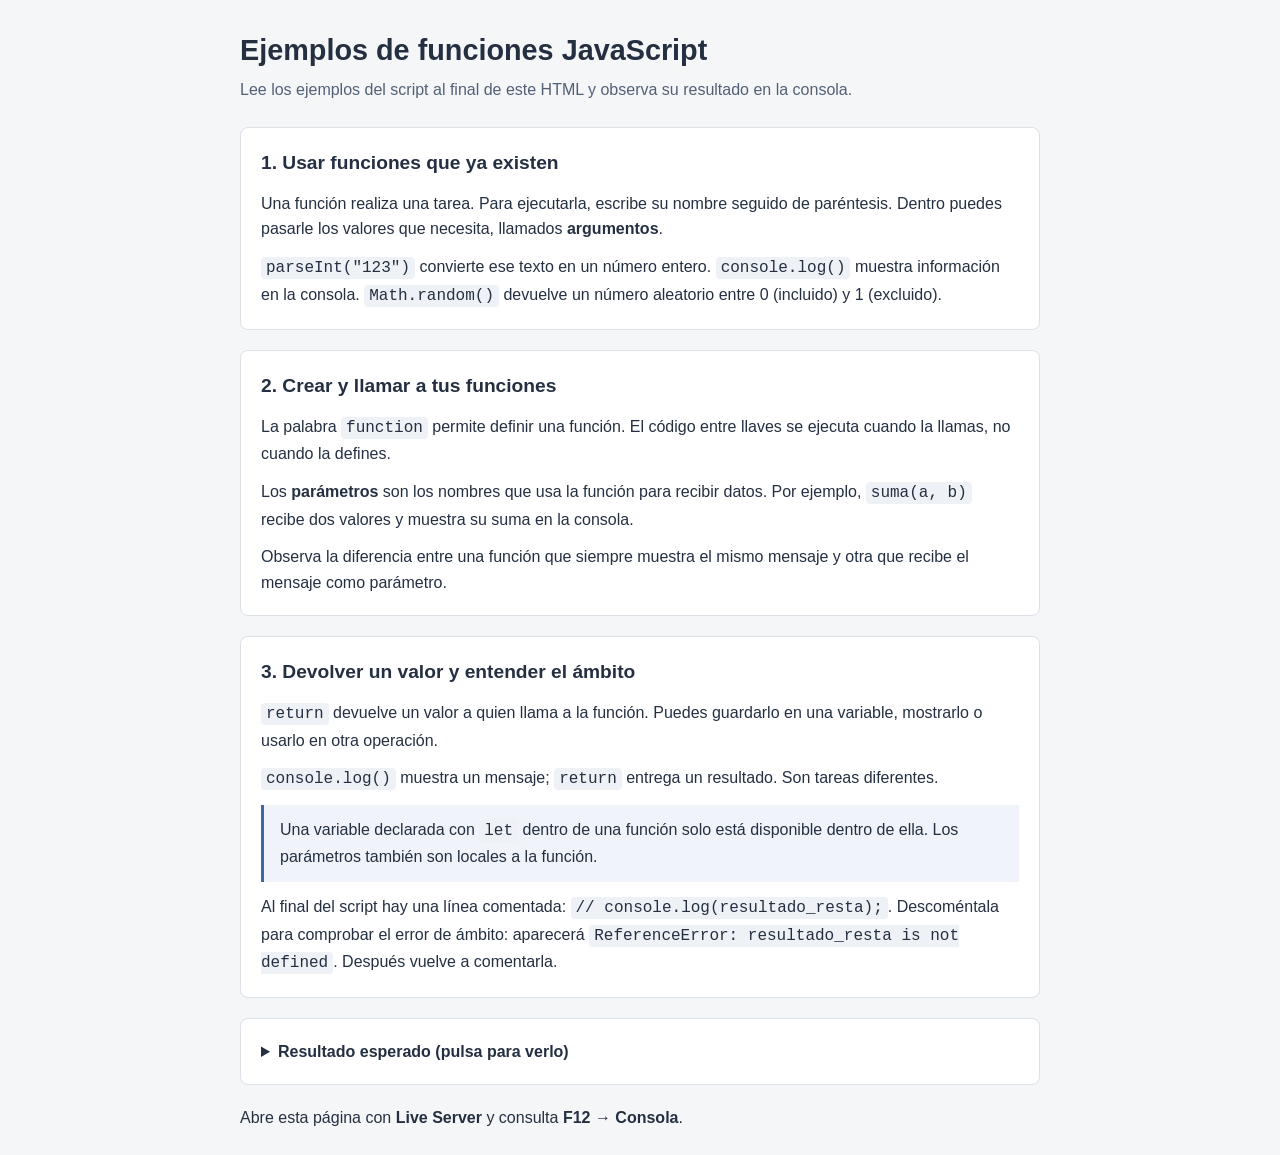
<file: ejemplos/index.html>
<!DOCTYPE html>
<html lang="es">
  <head>
    <meta charset="UTF-8">
    <meta name="viewport" content="width=device-width, initial-scale=1.0">
    <title>Ejemplos de funciones JavaScript</title>
    <link rel="stylesheet" href="../style.css">
  </head>
  <body>
    <main class="lesson">
      <header>
        <h1>Ejemplos de funciones JavaScript</h1>
        <p>Lee los ejemplos del script al final de este HTML y observa su resultado en la consola.</p>
      </header>

      <section aria-labelledby="predefinidas">
        <h2 id="predefinidas">1. Usar funciones que ya existen</h2>
        <p>Una función realiza una tarea. Para ejecutarla, escribe su nombre seguido de paréntesis. Dentro puedes pasarle los valores que necesita, llamados <strong>argumentos</strong>.</p>
        <p><code>parseInt("123")</code> convierte ese texto en un número entero. <code>console.log()</code> muestra información en la consola. <code>Math.random()</code> devuelve un número aleatorio entre 0 (incluido) y 1 (excluido).</p>
      </section>

      <section aria-labelledby="propias">
        <h2 id="propias">2. Crear y llamar a tus funciones</h2>
        <p>La palabra <code>function</code> permite definir una función. El código entre llaves se ejecuta cuando la llamas, no cuando la defines.</p>
        <p>Los <strong>parámetros</strong> son los nombres que usa la función para recibir datos. Por ejemplo, <code>suma(a, b)</code> recibe dos valores y muestra su suma en la consola.</p>
        <p>Observa la diferencia entre una función que siempre muestra el mismo mensaje y otra que recibe el mensaje como parámetro.</p>
      </section>

      <section aria-labelledby="retorno">
        <h2 id="retorno">3. Devolver un valor y entender el ámbito</h2>
        <p><code>return</code> devuelve un valor a quien llama a la función. Puedes guardarlo en una variable, mostrarlo o usarlo en otra operación.</p>
        <p><code>console.log()</code> muestra un mensaje; <code>return</code> entrega un resultado. Son tareas diferentes.</p>
        <p class="idea">Una variable declarada con <code>let</code> dentro de una función solo está disponible dentro de ella. Los parámetros también son locales a la función.</p>
        <p>Al final del script hay una línea comentada: <code>// console.log(resultado_resta);</code>. Descoméntala para comprobar el error de ámbito: aparecerá <code>ReferenceError: resultado_resta is not defined</code>. Después vuelve a comentarla.</p>
      </section>

      <details>
        <summary>Resultado esperado (pulsa para verlo)</summary>
        <pre>Ves? Soy un string: string
Me he convertido en un: number
Hola! Hola!
Número aleatorio entre 0 (incluido) y 1 (excluido): [un número aleatorio]
Un mensaje!
Lo que yo ponga aquí, es lo que se va a mostrar por consola!
3
-9
0
Gato? Gato!
Suma 1 3
Suma 2:  15
Suma 3:  15
Resta: -1</pre>
        <p>El número generado por <code>Math.random()</code> cambia en cada ejecución. La línea de error de ámbito solo se ejecutará si la descomentas.</p>
      </details>
      <p>Abre esta página con <strong>Live Server</strong> y consulta <strong>F12 → Consola</strong>.</p>
    </main>
    <script>
      // JavaScript define varias funciones globales
      // por ejemplo la función 'parseInt'.
      // Esta función toma por argumento un valor.
      // Transforma el valor del string en un number

      let soyUnString = '123';
      console.log("Ves? Soy un string: " + typeof(soyUnString))
      let soyUnNumero = parseInt(soyUnString);
      console.log("Me he convertido en un: " + typeof(soyUnNumero))


      // Existe una 'variable' global en JavaScript llamada
      // 'console'.
      // Dicha variable tiene una función, de nombre 'log'
      // La función tiene uno o varios parámetros de entrada.
      // En el ejemplo, le pasamos UN parámetro a la función. El VALOR de la variable 'myText'
      let myText = 'Hola! Hola!';
      console.log(myText);

      // No solo eso. JavaScript define muchas funciones en "variables" globales para poder usar.
      let numeroAleatorio = Math.random()
      console.log("Número aleatorio entre 0 (incluido) y 1 (excluido):", numeroAleatorio);

      //Podemos definir funciones nosotros mismos.
      // Aquí por ejemplo una función que muestra por consola un mensaje

      function muestraPorConsola() {
          console.log("Un mensaje!")
      }

      muestraPorConsola()

      //Sin embargo, la gracia de las funciones es poder parametrizarlas. Es decir, que hagan algo diferente en función de la información que le suministras

      function muestraPorConsola_v2(mensaje) {
          console.log(mensaje)
      }

      muestraPorConsola_v2("Lo que yo ponga aquí, es lo que se va a mostrar por consola!")

      //Las funciones pueden tener más de un parámetro. Por ejemplo, la siguiente función "suma" tiene 2. Lo que hace es sumar el valor de dichos parámetros y los muestra por consola

      function suma(a, b) {
          let c = a + b;
          console.log(c)
      }

      suma(1,2)
      suma(-1, -8)
      suma(0, 0)

      /**
       * la palabra clave 'return'
       */

      /**
       * Las funciones pueden devolver un valor.
       * Esto se consigue mediante la palabra clave 'return'
       *
       */

      function siempreDevuelvoLoMismo() {
        return "Gato!";
      }

      let x = siempreDevuelvoLoMismo();
      console.log("Gato?", x);

      /**
       * Evidentemente, que una función siempre devuelve lo mismo, no es (normalmente) muy útil.
       * Vamos a definir una función que sume dos números; y devuelva el resultado
       */

      function sumaConRetorno(a, b) {
        let resultado = a + b;
        return resultado;
      }

      let res = sumaConRetorno(1, 2);
      console.log("Suma 1", res);

      /**
       * Evidentemente, podemos pasar el valor "constante"; pero también podriamos pasar el valor de una variable para realizar dicha suma
       */

      let numero1 = 5;
      let numero2 = 10;
      let otroResultado = sumaConRetorno(numero1, numero2);
      console.log("Suma 2: ", otroResultado);

      // Fijaos que aquí vemos una de las grandes ventajas de las funciones. Estamos REUTILIZANDO un código en varias partes de nuestro script; pero que se comporta de manera diferente en función del valor de los parámetros que le pasamos (sí, esta función es muy tontita y podríamos hacer 5 + 10! Es solo un ejemplo)

      /**
       * Vamos a ver algo interesante, en este ejemplo, aparentemente igual
       */

      let a = 5;
      let b = 10;
      let resultado = sumaConRetorno(a, b);
      console.log("Suma 3: ", resultado);

      /**
       * Investiga la función 'sumaConRetorno'. ¿Cómo es posible que usamos el mismo nombre 'a' y 'b' para declarar las variables, y no obtenemos ningún error? También declaramos la variable 'resultado', la cúal también se declara dentro de la función!
       */

      /**
       * A esto se le llama 'ámbito' de una variable, o en inglés, scope. https://desarrolloweb.com/articulos/517.php
       *
       * Menudo galimatias si tuvieramos  que tener en cuenta el nombre de las variables que se usan dentro de TODAS las funciones.
       *
       * Para ello, las variables declaradas dentro de una función, NO PUEDEN ser accedidas, ni modificadas, desde fuera de la función
       *
       */

      /**
       * Esto se puede resumir en : "lo que ocurre dentro de una función, incluido el nombre de sus parámetros, queda dentro de una función". Como en la isla de las tentaciones
       */

      function resta(c, d) {
        let resultado_resta = c - d;
        return resultado_resta;
      }

      console.log("Resta:", resta(1, 2));
      // console.log(resultado_resta); // Va a dar un error. En este punto el script no tiene ni idea donde esta definida la variable 'resultado_resta'; pues no está definida en su ámbito o scope
    </script>
  </body>
</html>
</file>
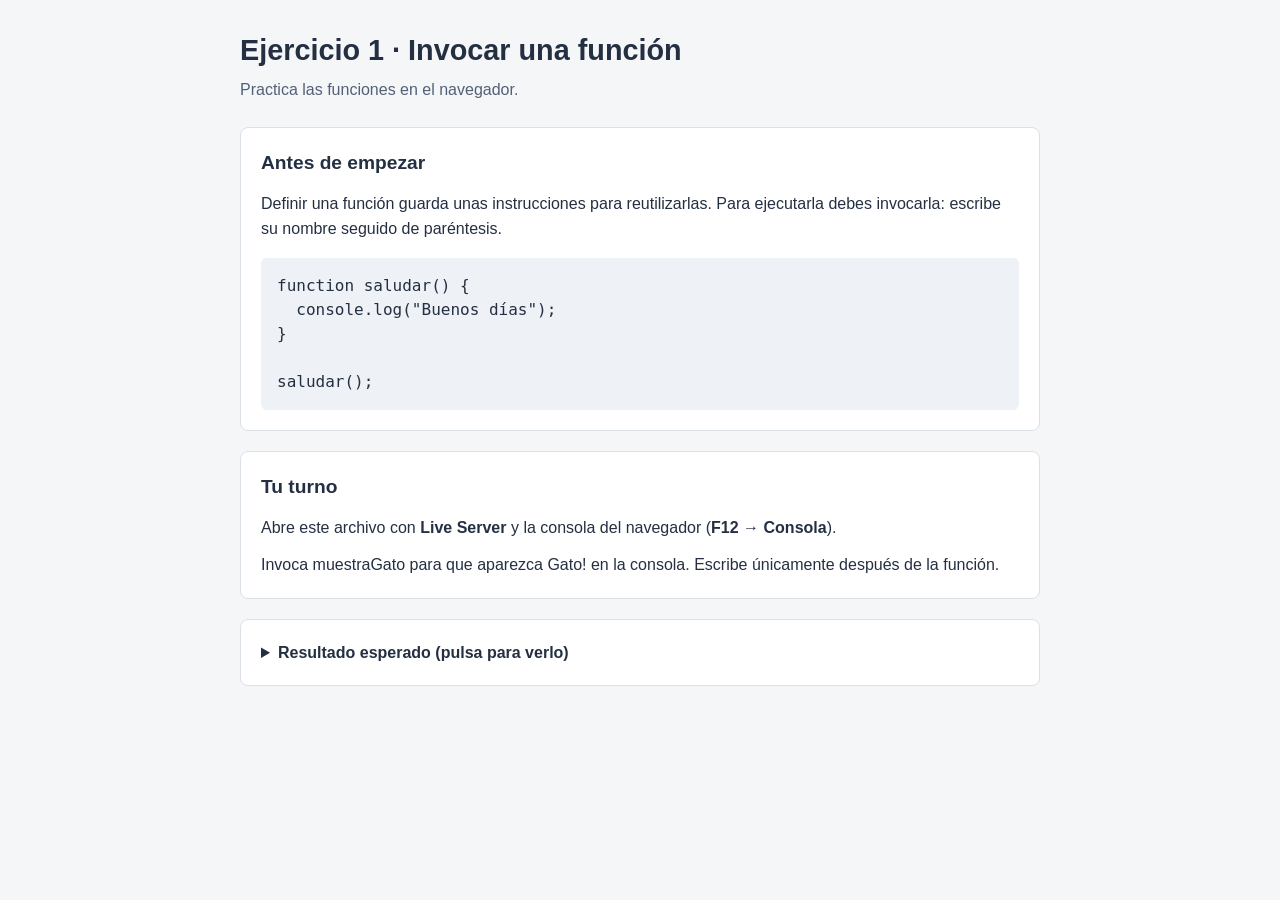
<file: index1.html>
<!DOCTYPE html>
<html lang="es">
  <head>
    <meta charset="UTF-8">
    <meta name="viewport" content="width=device-width, initial-scale=1.0">
    <title>Ejercicio 1 - Invocar una función</title>
    <link rel="stylesheet" href="style.css">
  </head>
  <body>
    <main class="lesson">
      <header>
        <h1>Ejercicio 1 · Invocar una función</h1>
        <p>Practica las funciones en el navegador.</p>
      </header>
      <section aria-labelledby="teoria">
        <h2 id="teoria">Antes de empezar</h2>
        <p>Definir una función guarda unas instrucciones para reutilizarlas. Para ejecutarla debes invocarla: escribe su nombre seguido de paréntesis.</p>
        <pre><code>function saludar() {
  console.log(&quot;Buenos d&#237;as&quot;);
}

saludar();</code></pre>
      </section>
      <section aria-labelledby="practica">
        <h2 id="practica">Tu turno</h2>
        <p>Abre este archivo con <strong>Live Server</strong> y la consola del navegador (<strong>F12 → Consola</strong>).</p>
        <p>Invoca muestraGato para que aparezca Gato! en la consola. Escribe únicamente después de la función.</p>

      </section>
      <details>
        <summary>Resultado esperado (pulsa para verlo)</summary>
        <p>Salida de la consola al completar el ejercicio:</p>
        <pre>Gato!</pre>

      </details>
    </main>
    <script>
      /**
       * Escribe la sentencia que permita invocar a esta funcion. Deberias ver por la consola del navegador la palabra "Gato!".
       */

      function muestraGato() {
        console.log("Gato!");
      }

      // A partir de aquí tu código
    </script>
  </body>
</html>
</file>
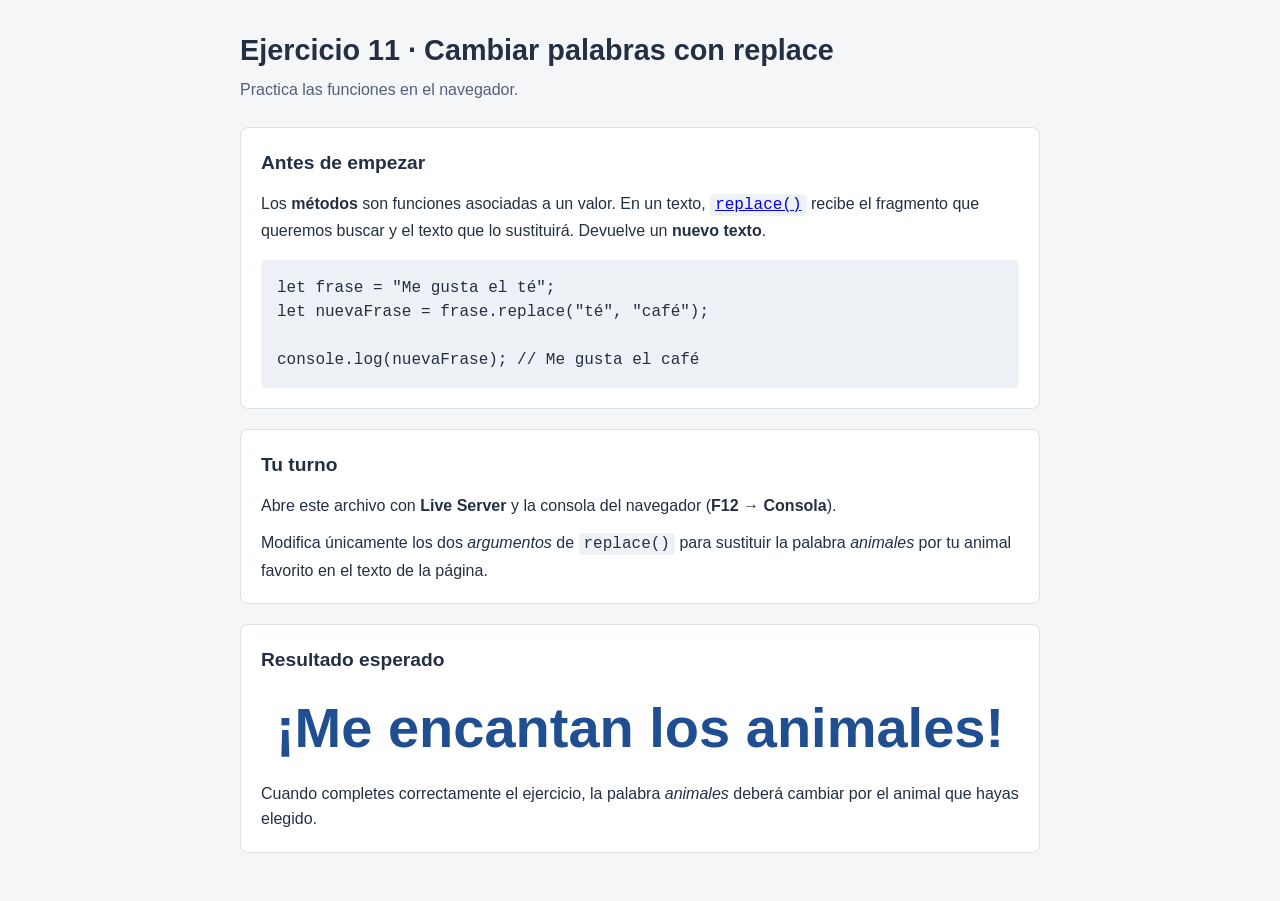
<file: index11.html>
<!DOCTYPE html>
<html lang="es">
  <head>
    <meta charset="UTF-8">
    <meta name="viewport" content="width=device-width, initial-scale=1.0">
    <title>Ejercicio 11 - Cambiar palabras con replace</title>
    <link rel="stylesheet" href="style.css">
  </head>
  <body>
    <main class="lesson">
      <header>
        <h1>Ejercicio 11 · Cambiar palabras con replace</h1>
        <p>Practica las funciones en el navegador.</p>
      </header>
      <section aria-labelledby="teoria">
        <h2 id="teoria">Antes de empezar</h2>
        <p>Los <strong>métodos</strong> son funciones asociadas a un valor. En un texto, <a href="https://developer.mozilla.org/es/docs/Web/JavaScript/Reference/Global_Objects/String/replace" target="_blank" rel="noopener noreferrer"><code>replace()</code></a> recibe el fragmento que queremos buscar y el texto que lo sustituirá. Devuelve un <strong>nuevo texto</strong>.</p>
        <pre><code>let frase = &quot;Me gusta el t&#233;&quot;;
let nuevaFrase = frase.replace(&quot;t&#233;&quot;, &quot;caf&#233;&quot;);

console.log(nuevaFrase); // Me gusta el caf&#233;</code></pre>
      </section>
      <section aria-labelledby="practica">
        <h2 id="practica">Tu turno</h2>
        <p>Abre este archivo con <strong>Live Server</strong> y la consola del navegador (<strong>F12 → Consola</strong>).</p>
        <p>Modifica únicamente los dos <em>argumentos</em> de <code>replace()</code> para sustituir la palabra <em>animales</em> por tu animal favorito en el texto de la página.</p>
      </section>
      <section aria-labelledby="resultado">
        <h2 id="resultado">Resultado esperado</h2>
        <p id="cambiar" class="expected-text">¡Me encantan los animales!</p>
        <p>Cuando completes correctamente el ejercicio, la palabra <em>animales</em> deberá cambiar por el animal que hayas elegido.</p>
      </section>
    </main>
    <script>
      let textoSpan = document.querySelector("#cambiar").textContent;
      // replace devuelve el texto con la sustitución; no modifica el texto original.
      let nuevoTexto = textoSpan.replace("", ""); // Cambia solamente los argumentos de replace.
      // No modificar a partir de aquí.
      document.querySelector("#cambiar").textContent = nuevoTexto;
    </script>
  </body>
</html>
</file>
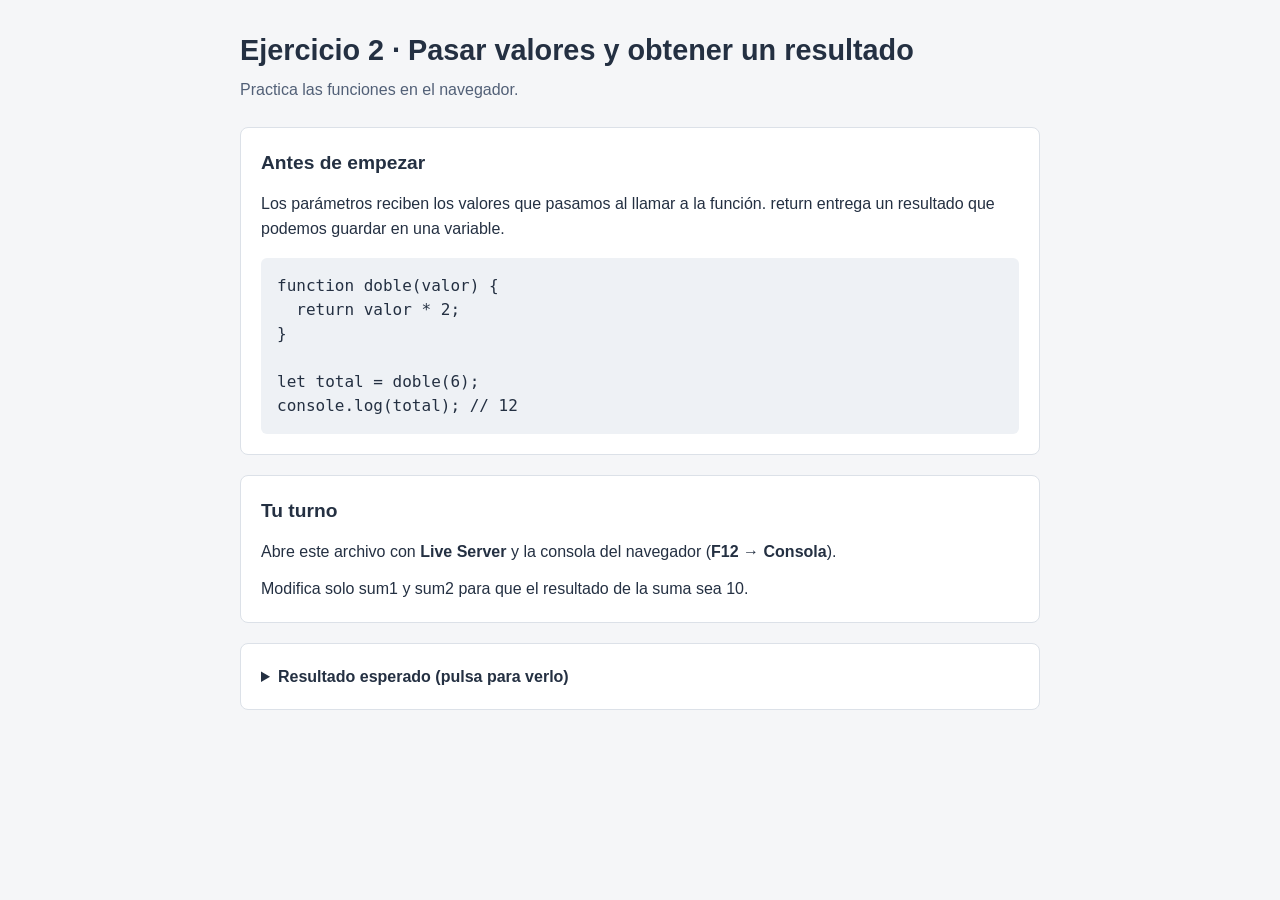
<file: index2.html>
<!DOCTYPE html>
<html lang="es">
  <head>
    <meta charset="UTF-8">
    <meta name="viewport" content="width=device-width, initial-scale=1.0">
    <title>Ejercicio 2 - Pasar valores y obtener un resultado</title>
    <link rel="stylesheet" href="style.css">
  </head>
  <body>
    <main class="lesson">
      <header>
        <h1>Ejercicio 2 · Pasar valores y obtener un resultado</h1>
        <p>Practica las funciones en el navegador.</p>
      </header>
      <section aria-labelledby="teoria">
        <h2 id="teoria">Antes de empezar</h2>
        <p>Los parámetros reciben los valores que pasamos al llamar a la función. return entrega un resultado que podemos guardar en una variable.</p>
        <pre><code>function doble(valor) {
  return valor * 2;
}

let total = doble(6);
console.log(total); // 12</code></pre>
      </section>
      <section aria-labelledby="practica">
        <h2 id="practica">Tu turno</h2>
        <p>Abre este archivo con <strong>Live Server</strong> y la consola del navegador (<strong>F12 → Consola</strong>).</p>
        <p>Modifica solo sum1 y sum2 para que el resultado de la suma sea 10.</p>

      </section>
      <details>
        <summary>Resultado esperado (pulsa para verlo)</summary>
        <p>Salida de la consola al completar el ejercicio:</p>
        <pre>10</pre>

      </details>
    </main>
    <script>
      /**
       * Invoca a la función con el valor de parámetros adecuados, para que se muestre por consola el valor "10". SOLO puedes modificar el valor de las variables sum1 y sum2.
       */

      function suma(a, b) {
        return a + b;
      }

      let sum1 = 1; //MODIFICA SOLO ESTA LÍNEA
      let sum2 = 2; // MODIFICA SOLO ESTA LÍNEA
      let resultado = suma(sum1, sum2);
      console.log(resultado);

      // Te has fijado que la función no tiene por que devolver el valor de una variable? Puede devolver cualquier evaluación de una expresión, en este caso, el resultado de evaluar a + b
    </script>
  </body>
</html>
</file>
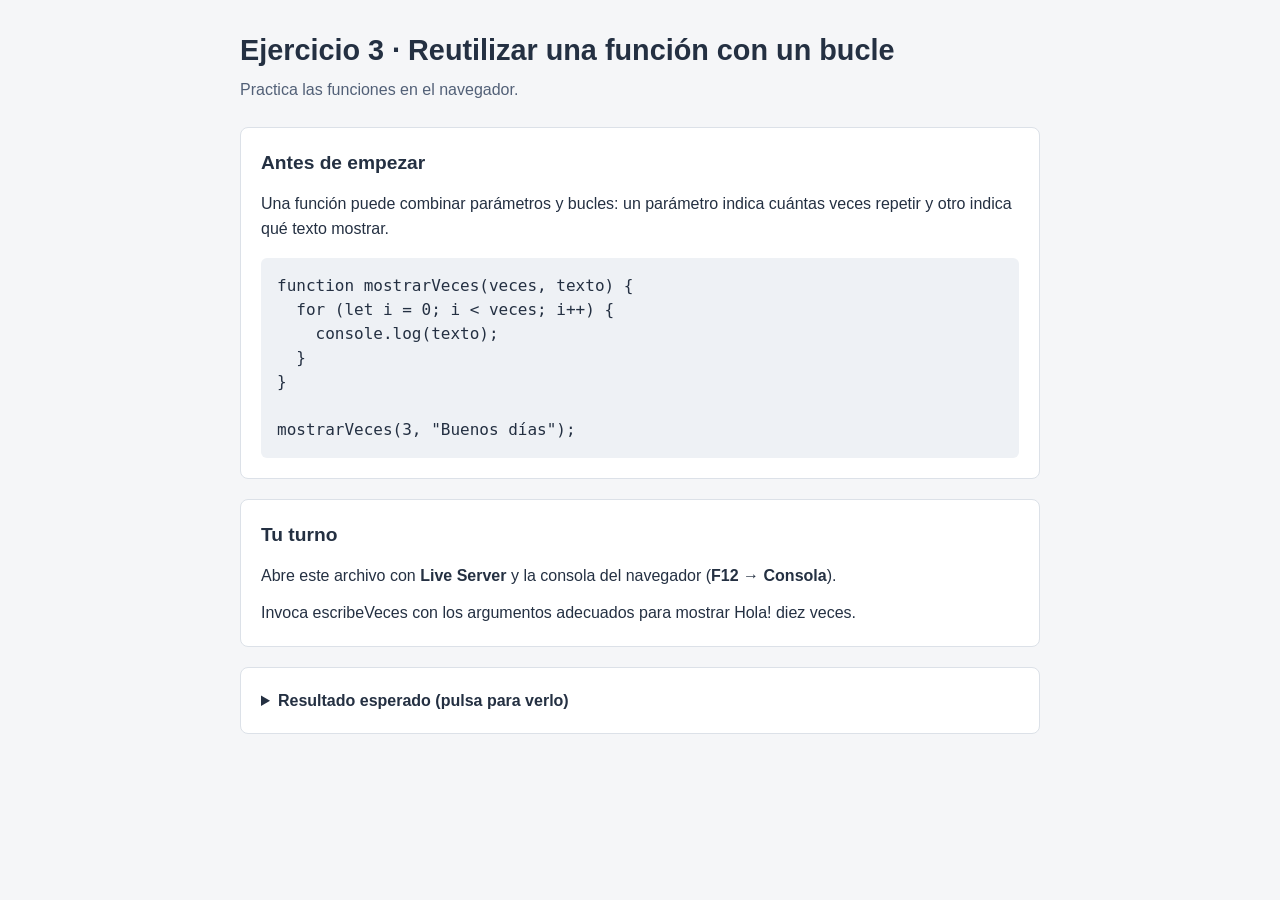
<file: index3.html>
<!DOCTYPE html>
<html lang="es">
  <head>
    <meta charset="UTF-8">
    <meta name="viewport" content="width=device-width, initial-scale=1.0">
    <title>Ejercicio 3 - Reutilizar una función con un bucle</title>
    <link rel="stylesheet" href="style.css">
  </head>
  <body>
    <main class="lesson">
      <header>
        <h1>Ejercicio 3 · Reutilizar una función con un bucle</h1>
        <p>Practica las funciones en el navegador.</p>
      </header>
      <section aria-labelledby="teoria">
        <h2 id="teoria">Antes de empezar</h2>
        <p>Una función puede combinar parámetros y bucles: un parámetro indica cuántas veces repetir y otro indica qué texto mostrar.</p>
        <pre><code>function mostrarVeces(veces, texto) {
  for (let i = 0; i &lt; veces; i++) {
    console.log(texto);
  }
}

mostrarVeces(3, "Buenos días");</code></pre>
      </section>
      <section aria-labelledby="practica">
        <h2 id="practica">Tu turno</h2>
        <p>Abre este archivo con <strong>Live Server</strong> y la consola del navegador (<strong>F12 → Consola</strong>).</p>
        <p>Invoca escribeVeces con los argumentos adecuados para mostrar Hola! diez veces.</p>

      </section>
      <details>
        <summary>Resultado esperado (pulsa para verlo)</summary>
        <p>Salida de la consola al completar el ejercicio:</p>
        <pre>Hola!
Hola!
Hola!
Hola!
Hola!
Hola!
Hola!
Hola!
Hola!
Hola!</pre>

      </details>
    </main>
    <script>
      /**
       * Hasta ahora hemos visto funciones muy sencillitas, pero pueden ser más complejas.
       *
       * La siguiente función escribe 'n' veces el texto que le pasamos en 'texto'
       */

      function escribeVeces(n, texto) {
        for (let i = 0; i < n; i++) {
          console.log(texto);
        }
      }

      /**
       * Invoca esta función de manera adecuada para que escribe la palabra 'Hola!' 10 veces. ESCRIBE solo a partir de aquí -->
       */
    </script>
  </body>
</html>
</file>
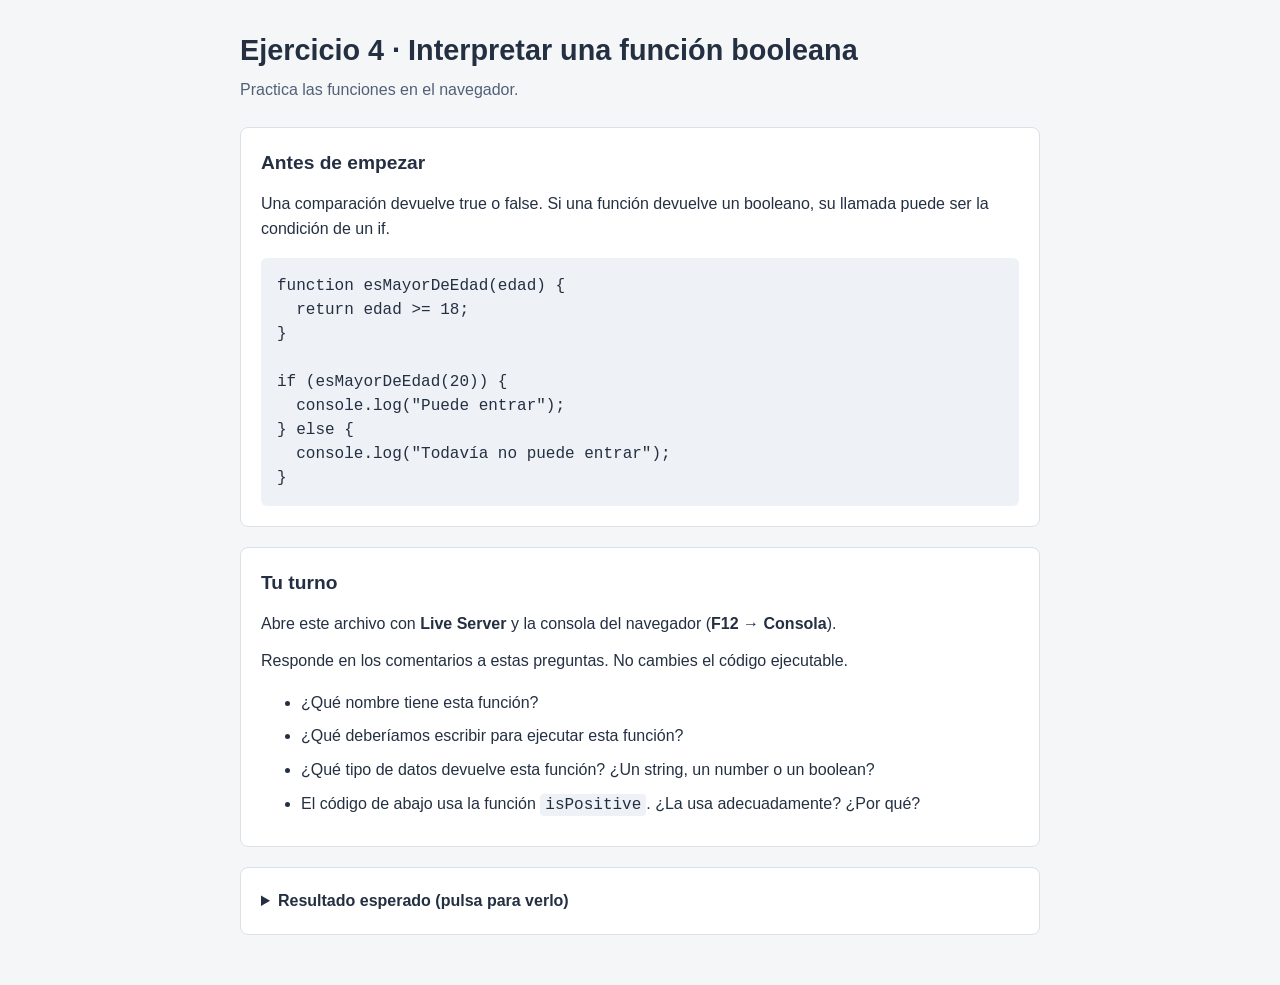
<file: index4.html>
<!DOCTYPE html>
<html lang="es">
  <head>
    <meta charset="UTF-8">
    <meta name="viewport" content="width=device-width, initial-scale=1.0">
    <title>Ejercicio 4 - Interpretar una función booleana</title>
    <link rel="stylesheet" href="style.css">
  </head>
  <body>
    <main class="lesson">
      <header>
        <h1>Ejercicio 4 · Interpretar una función booleana</h1>
        <p>Practica las funciones en el navegador.</p>
      </header>
      <section aria-labelledby="teoria">
        <h2 id="teoria">Antes de empezar</h2>
        <p>Una comparación devuelve true o false. Si una función devuelve un booleano, su llamada puede ser la condición de un if.</p>
        <pre><code>function esMayorDeEdad(edad) {
  return edad &gt;= 18;
}

if (esMayorDeEdad(20)) {
  console.log(&quot;Puede entrar&quot;);
} else {
  console.log(&quot;Todav&#237;a no puede entrar&quot;);
}</code></pre>
      </section>
      <section aria-labelledby="practica">
        <h2 id="practica">Tu turno</h2>
        <p>Abre este archivo con <strong>Live Server</strong> y la consola del navegador (<strong>F12 → Consola</strong>).</p>
        <p>Responde en los comentarios a estas preguntas. No cambies el código ejecutable.</p>
        <ul>
          <li>¿Qué nombre tiene esta función?</li>
          <li>¿Qué deberíamos escribir para ejecutar esta función?</li>
          <li>¿Qué tipo de datos devuelve esta función? ¿Un string, un number o un boolean?</li>
          <li>El código de abajo usa la función <code>isPositive</code>. ¿La usa adecuadamente? ¿Por qué?</li>
        </ul>

      </section>
      <details>
        <summary>Resultado esperado (pulsa para verlo)</summary>
        <p>Salida de la consola al completar el ejercicio:</p>
        <pre>El n&#250;mero es negativo</pre>
        <p>Este mensaje es incorrecto para 4: la función devuelve true, pero el mensaje del if dice negativo. La tarea consiste en explicar el error.</p>
      </details>
    </main>
    <script>
      /**
       * Contesta a todas las preguntas que hay después de esta función.
       * En este ejercicio NO tienes que codificar nada.
       */

      function isPositive(num) {
        return num > 0;
      }

      /**
       * 1. ¿Que nombre tiene esta función?
       * 2. ¿Que deberíamos escribir para ejecutar esta función?
       * 3. ¿Qué tipo de datos devuelve esta función? ¿Un string, un number o un boolean?
       * 4. El código de abajo usa la función isPositive. ¿La usa adecuadamente? ¿Por qué?
       */

      let x = 4;
      if (isPositive(x)) {
        console.log("El número es negativo");
      } else {
        console.log("El número es positivo");
      }
    </script>
  </body>
</html>
</file>
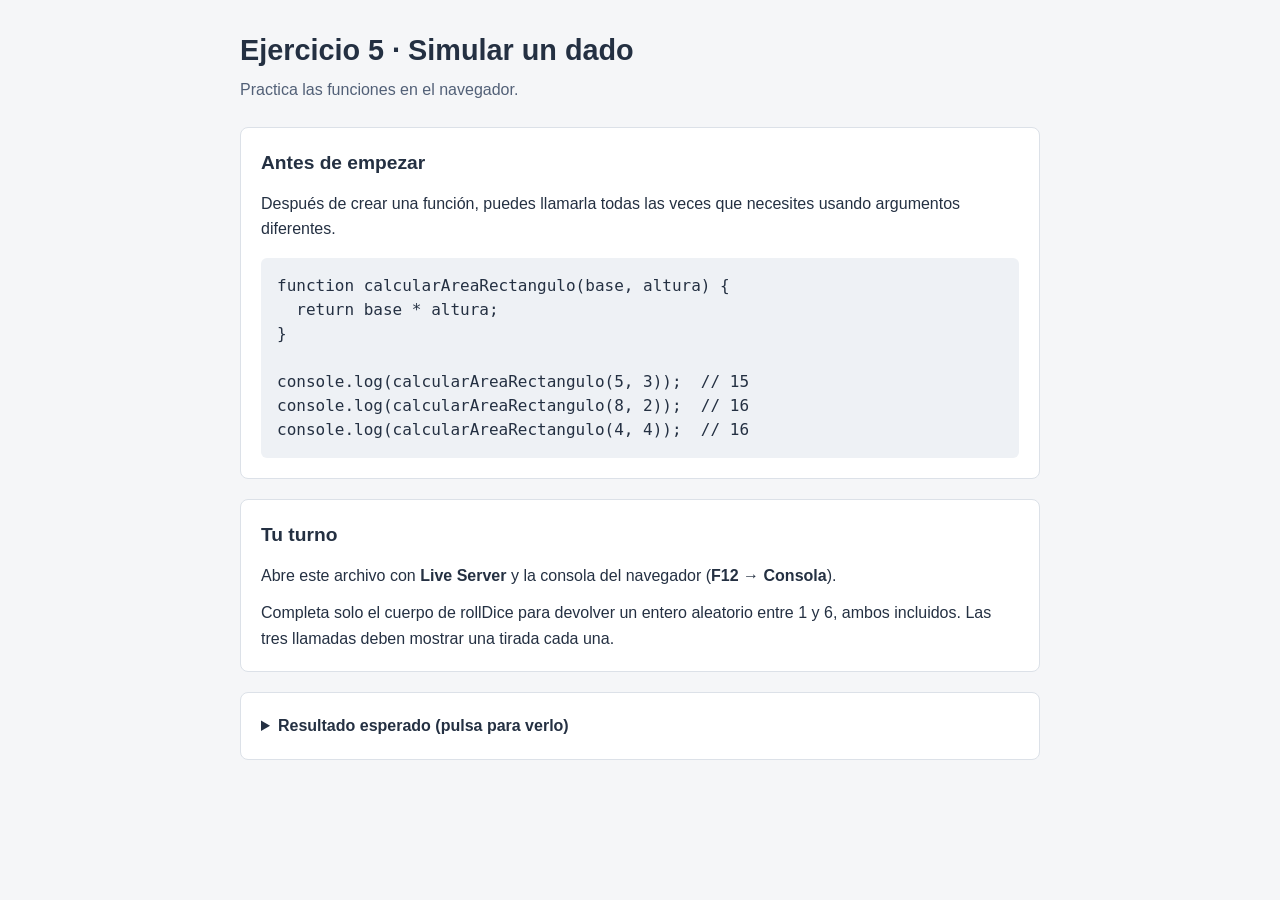
<file: index5.html>
<!DOCTYPE html>
<html lang="es">
  <head>
    <meta charset="UTF-8">
    <meta name="viewport" content="width=device-width, initial-scale=1.0">
    <title>Ejercicio 5 - Simular un dado</title>
    <link rel="stylesheet" href="style.css">
  </head>
  <body>
    <main class="lesson">
      <header>
        <h1>Ejercicio 5 · Simular un dado</h1>
        <p>Practica las funciones en el navegador.</p>
      </header>
      <section aria-labelledby="teoria">
        <h2 id="teoria">Antes de empezar</h2>
        <p>Después de crear una función, puedes llamarla todas las veces que necesites usando argumentos diferentes.</p>
        <pre><code>function calcularAreaRectangulo(base, altura) {
  return base * altura;
}

console.log(calcularAreaRectangulo(5, 3));  // 15
console.log(calcularAreaRectangulo(8, 2));  // 16
console.log(calcularAreaRectangulo(4, 4));  // 16</code></pre>
      </section>
      <section aria-labelledby="practica">
        <h2 id="practica">Tu turno</h2>
        <p>Abre este archivo con <strong>Live Server</strong> y la consola del navegador (<strong>F12 → Consola</strong>).</p>
        <p>Completa solo el cuerpo de rollDice para devolver un entero aleatorio entre 1 y 6, ambos incluidos. Las tres llamadas deben mostrar una tirada cada una.</p>
      </section>
      <details>
        <summary>Resultado esperado (pulsa para verlo)</summary>
        <p>Ejemplo de salida posible (las tiradas cambian en cada ejecución):</p>
        <pre>2
5
1</pre>
        <p>Cada línea debe ser un entero entre 1 y 6. No necesitas obtener exactamente estas tiradas.</p>
      </details>
    </main>
    <script>
      /**
       * Implementa una función que simule el lanzamiento de un dado de 6 caras.
       */

      function rollDice() {
          // COMPLETAR. SOLO DEBEMOS MODIFICAR EL CUERPO DE ESTA FUNCIÓN.
          return;
      }

      console.log(rollDice()); // Un número entre 1 y 6
      console.log(rollDice()); // Un número entre 1 y 6
      console.log(rollDice()); // Un número entre 1 y 6
    </script>
  </body>
</html>
</file>
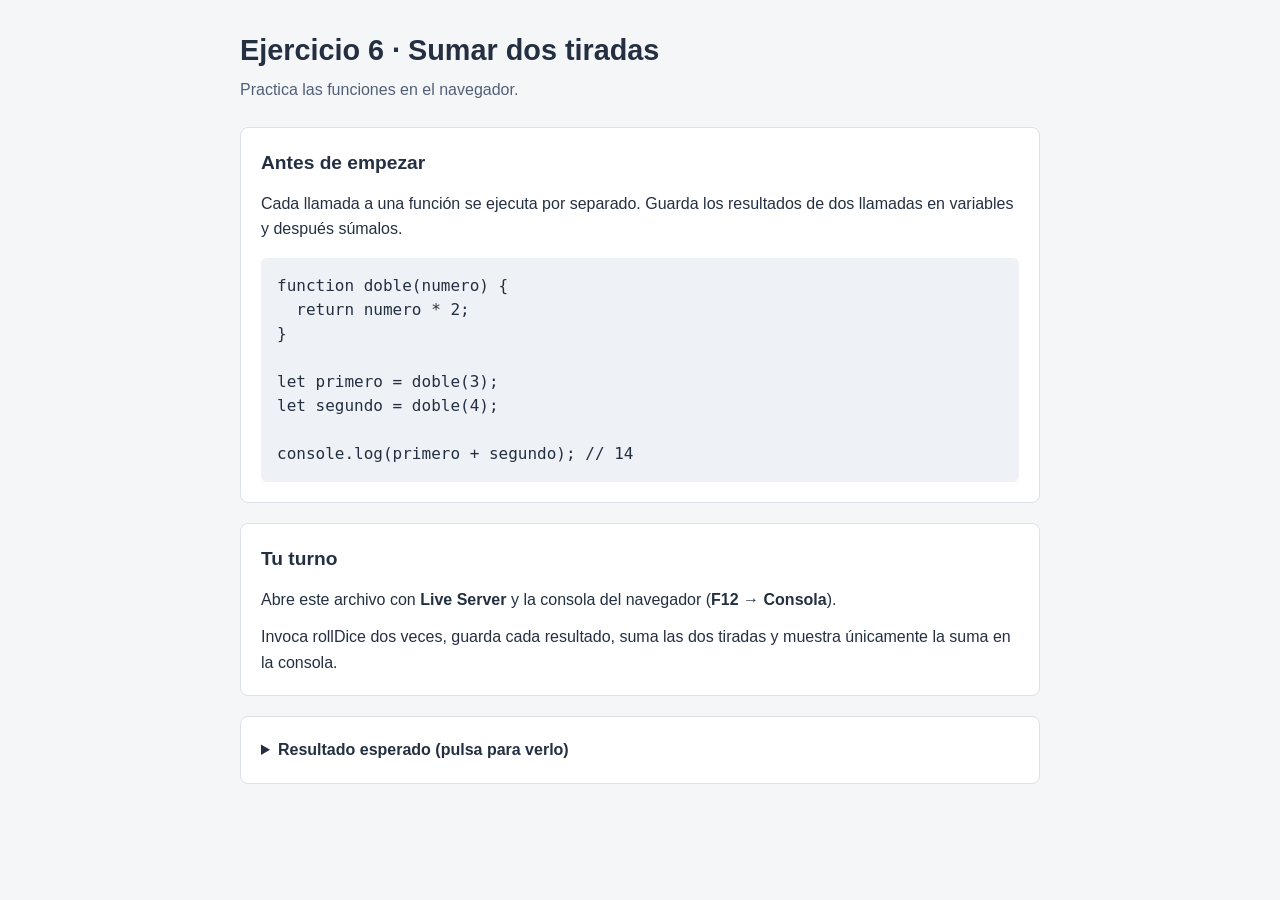
<file: index6.html>
<!DOCTYPE html>
<html lang="es">
  <head>
    <meta charset="UTF-8">
    <meta name="viewport" content="width=device-width, initial-scale=1.0">
    <title>Ejercicio 6 - Sumar dos tiradas</title>
    <link rel="stylesheet" href="style.css">
  </head>
  <body>
    <main class="lesson">
      <header>
        <h1>Ejercicio 6 · Sumar dos tiradas</h1>
        <p>Practica las funciones en el navegador.</p>
      </header>
      <section aria-labelledby="teoria">
        <h2 id="teoria">Antes de empezar</h2>
        <p>Cada llamada a una función se ejecuta por separado. Guarda los resultados de dos llamadas en variables y después súmalos.</p>
        <pre><code>function doble(numero) {
  return numero * 2;
}

let primero = doble(3);
let segundo = doble(4);

console.log(primero + segundo); // 14</code></pre>
      </section>
      <section aria-labelledby="practica">
        <h2 id="practica">Tu turno</h2>
        <p>Abre este archivo con <strong>Live Server</strong> y la consola del navegador (<strong>F12 → Consola</strong>).</p>
        <p>Invoca rollDice dos veces, guarda cada resultado, suma las dos tiradas y muestra únicamente la suma en la consola.</p>
      </section>
      <details>
        <summary>Resultado esperado (pulsa para verlo)</summary>
        <img class="lesson-image" src="images/dos-dados-doce.png" alt="Una mano lanza dos dados y dice: ¡He sacado un 12!">
        <p>La suma cambiará en cada ejecución y debe estar entre 2 y 12.</p>
      </details>
    </main>
    <script>
      function rollDice() {
          return Math.floor(Math.random() * 6) + 1;
      }

      /**
       *
       * En este juego siempre hay que tirar dos dados de 6 y sumar sus resultados.
       * Escribe a continuación el código necesario para invocar la función "rollDice" dos veces, sumar los resultados de las dos tiradas y mostrar el resultado por la consola.
       *
       */

      // Tu código a partir de aquí
    </script>
  </body>
</html>
</file>
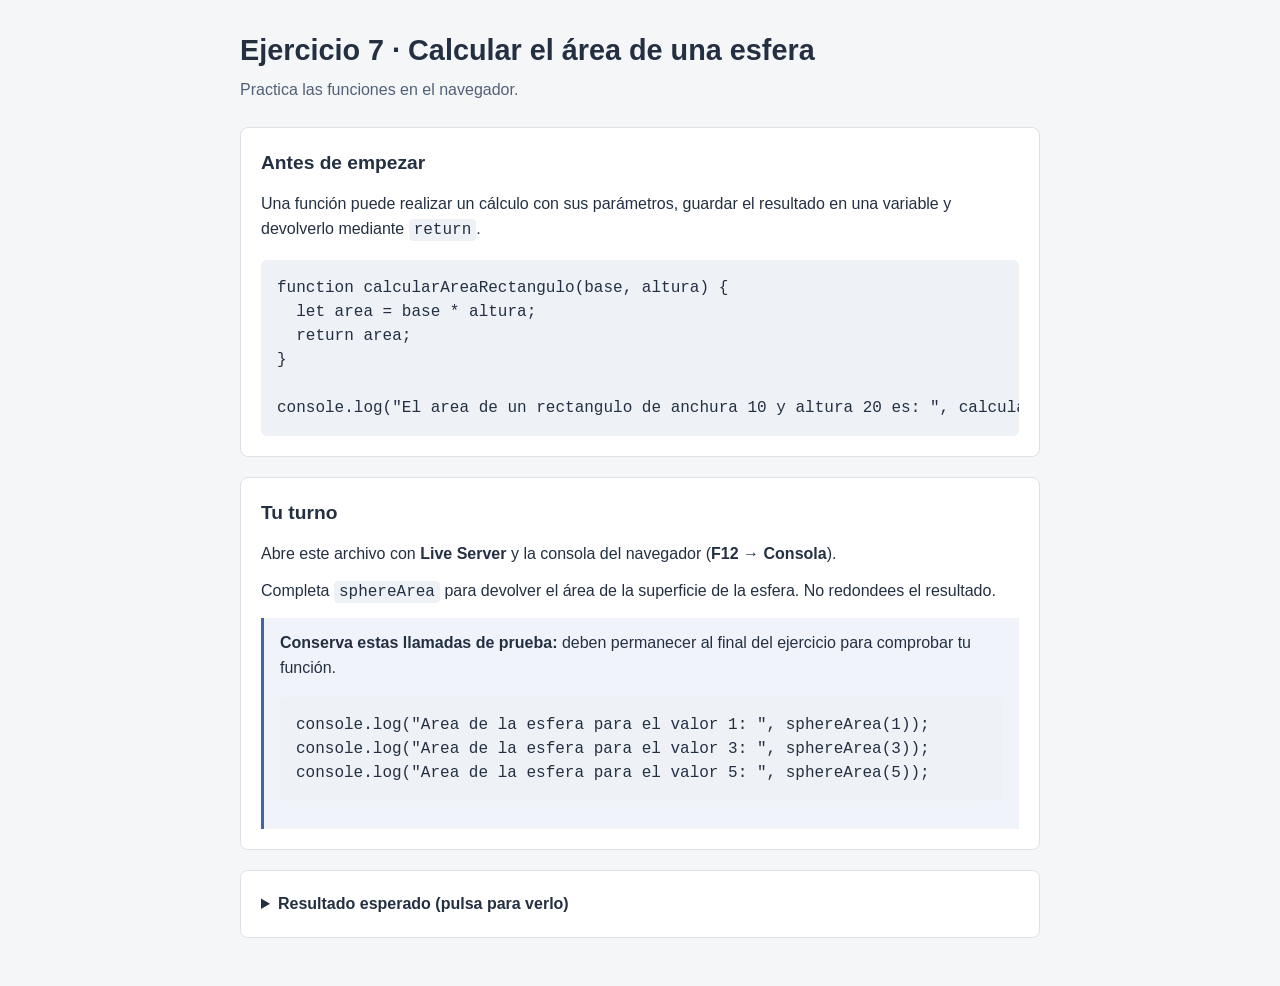
<file: index7.html>
<!DOCTYPE html>
<html lang="es">
  <head>
    <meta charset="UTF-8">
    <meta name="viewport" content="width=device-width, initial-scale=1.0">
    <title>Ejercicio 7 - Calcular el área de una esfera</title>
    <link rel="stylesheet" href="style.css">
  </head>
  <body>
    <main class="lesson">
      <header>
        <h1>Ejercicio 7 · Calcular el área de una esfera</h1>
        <p>Practica las funciones en el navegador.</p>
      </header>
      <section aria-labelledby="teoria">
        <h2 id="teoria">Antes de empezar</h2>
        <p>Una función puede realizar un cálculo con sus parámetros, guardar el resultado en una variable y devolverlo mediante <code>return</code>.</p>
        <pre><code>function calcularAreaRectangulo(base, altura) {
  let area = base * altura;
  return area;
}

console.log("El area de un rectangulo de anchura 10 y altura 20 es: ", calcularAreaRectangulo(10, 20));</code></pre>
      </section>
      <section aria-labelledby="practica">
        <h2 id="practica">Tu turno</h2>
        <p>Abre este archivo con <strong>Live Server</strong> y la consola del navegador (<strong>F12 → Consola</strong>).</p>
        <p>Completa <code>sphereArea</code> para devolver el área de la superficie de la esfera. No redondees el resultado.</p>
        <div class="idea">
          <p><strong>Conserva estas llamadas de prueba:</strong> deben permanecer al final del ejercicio para comprobar tu función.</p>
          <pre><code>console.log("Area de la esfera para el valor 1: ", sphereArea(1));
console.log("Area de la esfera para el valor 3: ", sphereArea(3));
console.log("Area de la esfera para el valor 5: ", sphereArea(5));</code></pre>
        </div>
      </section>
      <details>
        <summary>Resultado esperado (pulsa para verlo)</summary>
        <p>Salida de la consola al completar el ejercicio:</p>
        <pre>Area de la esfera para el valor 1:  12.566370614359172
Area de la esfera para el valor 3:  113.09733552923255
Area de la esfera para el valor 5:  314.1592653589793</pre>
      </details>
    </main>
    <script>
      /**
       * Implementa una función que calcule el área de una esfera dado su radio.
       * Fórmula del área de una esfera: A = 4 * π * r²
       * Pista: Busca en Internet o pregunta a la IA : "Cómo calcular el área de una esfera dado su radio"
       */

      function sphereArea(radius) {
          // COMPLETAME
          return;
      }

      console.log("Area de la esfera para el valor 1: ", sphereArea(1));  // ≈ 12.5664
      console.log("Area de la esfera para el valor 3: ", sphereArea(3));  // ≈ 113.097
      console.log("Area de la esfera para el valor 5: ", sphereArea(5));  // ≈ 314.159
    </script>
  </body>
</html>
</file>
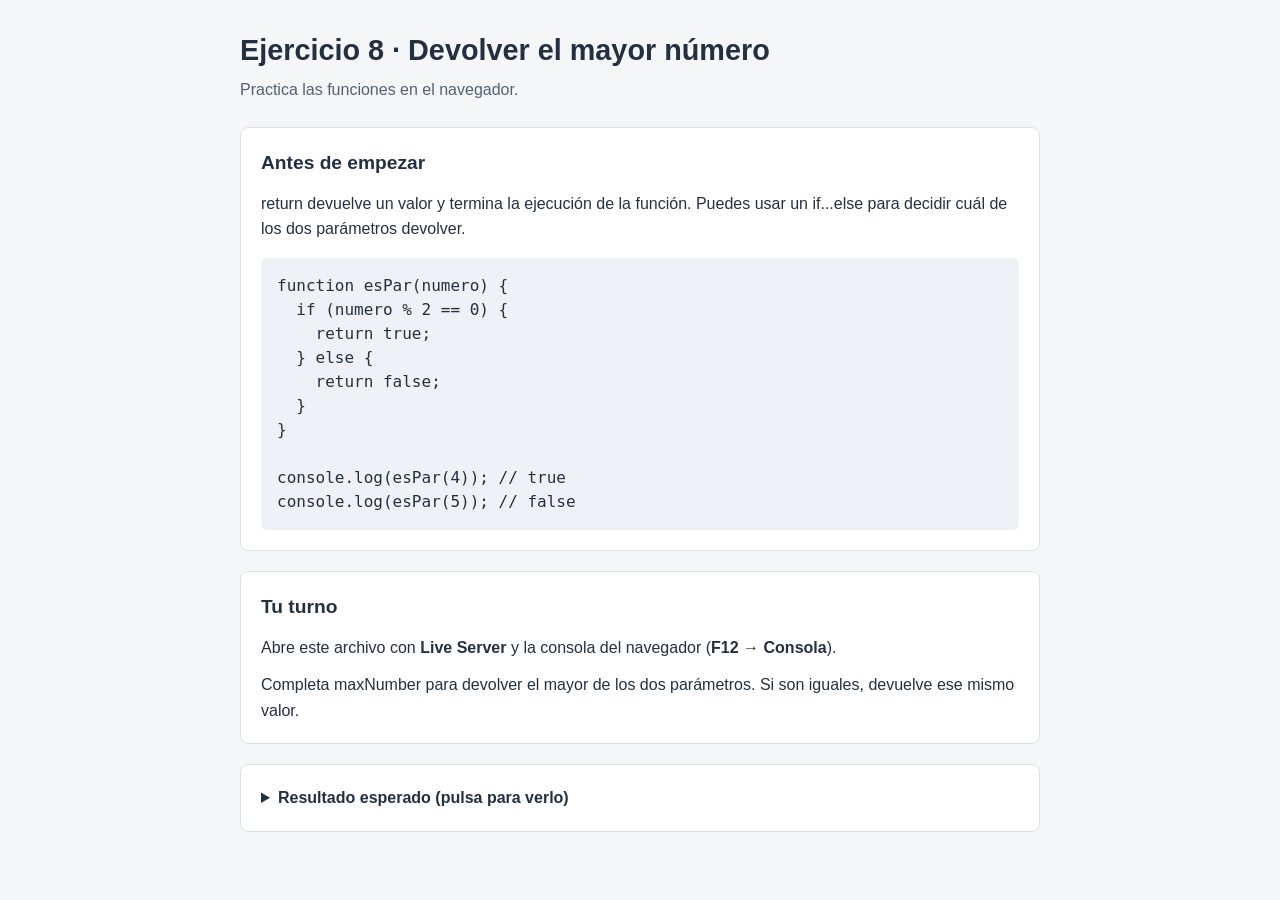
<file: index8.html>
<!DOCTYPE html>
<html lang="es">
  <head>
    <meta charset="UTF-8">
    <meta name="viewport" content="width=device-width, initial-scale=1.0">
    <title>Ejercicio 8 - Devolver el mayor número</title>
    <link rel="stylesheet" href="style.css">
  </head>
  <body>
    <main class="lesson">
      <header>
        <h1>Ejercicio 8 · Devolver el mayor número</h1>
        <p>Practica las funciones en el navegador.</p>
      </header>
      <section aria-labelledby="teoria">
        <h2 id="teoria">Antes de empezar</h2>
        <p>return devuelve un valor y termina la ejecución de la función. Puedes usar un if...else para decidir cuál de los dos parámetros devolver.</p>
        <pre><code>function esPar(numero) {
  if (numero % 2 == 0) {
    return true;
  } else {
    return false;
  }
}

console.log(esPar(4)); // true
console.log(esPar(5)); // false</code></pre>
      </section>
      <section aria-labelledby="practica">
        <h2 id="practica">Tu turno</h2>
        <p>Abre este archivo con <strong>Live Server</strong> y la consola del navegador (<strong>F12 → Consola</strong>).</p>
        <p>Completa maxNumber para devolver el mayor de los dos parámetros. Si son iguales, devuelve ese mismo valor.</p>
      </section>
      <details>
        <summary>Resultado esperado (pulsa para verlo)</summary>
        <p>Salida de la consola al completar el ejercicio:</p>
        <pre>20
5
7</pre>

      </details>
    </main>
    <script>
      /**
       * Implementa una función que reciba dos números y devuelva el mayor de ellos.
       * PISTA: Si a es mayor que b, entonces tenemos que devolver el valor de a. Si b es mayor que a, entonces tenemps que devolver el valor de b.
       */

      function maxNumber(a, b) {
          // COMPLETAR
          return;
      }

      console.log(maxNumber(10, 20)); // 20
      console.log(maxNumber(5, 2)); // 5
      console.log(maxNumber(7, 7)); // 7
    </script>
  </body>
</html>
</file>
<file: style.css>
.lesson * {
  box-sizing: border-box;
}

body {
  margin: 0;
  background-color: #f5f6f8;
  color: #243042;
  font-family: Arial, sans-serif;
  line-height: 1.6;
}

.lesson {
  max-width: 800px;
  margin: 0 auto;
  padding: 32px 20px;
}

.lesson h1 {
  margin: 0 0 8px;
  font-size: 1.8rem;
  line-height: 1.3;
}

.lesson h2 {
  margin: 0 0 12px;
  font-size: 1.2rem;
}

.lesson header p {
  margin: 0 0 24px;
  color: #526077;
}

.lesson section,
.lesson details {
  margin-bottom: 20px;
  padding: 20px;
  border: 1px solid #dce1e8;
  border-radius: 8px;
  background-color: #ffffff;
}

.lesson p {
  margin: 0 0 12px;
}

.lesson section > :last-child {
  margin-bottom: 0;
}

.lesson code,
.lesson pre {
  font-family: Consolas, monospace;
}

.lesson code {
  padding: 2px 5px;
  border-radius: 4px;
  background-color: #eef1f5;
}

.lesson pre {
  overflow-x: auto;
  padding: 16px;
  border-radius: 6px;
  background-color: #eef1f5;
  line-height: 1.5;
}

.lesson pre code {
  padding: 0;
  background-color: transparent;
}

.lesson li {
  margin-bottom: 8px;
}

.lesson ol {
  padding-left: 24px;
}

.lesson .idea {
  padding: 12px 16px;
  border-left: 3px solid #4266a4;
  background-color: #f0f4fa;
}

.lesson summary {
  cursor: pointer;
  font-weight: bold;
}

.lesson details pre {
  white-space: pre-wrap;
}

.lesson .lesson-image {
  display: block;
  width: 100%;
  height: auto;
  margin-top: 12px;
  border-radius: 6px;
}

.lesson .expected-text {
  margin: 20px 0;
  color: #1f4f91;
  font-size: clamp(2rem, 6vw, 3.5rem);
  font-weight: bold;
  line-height: 1.15;
  text-align: center;
}
</file>
